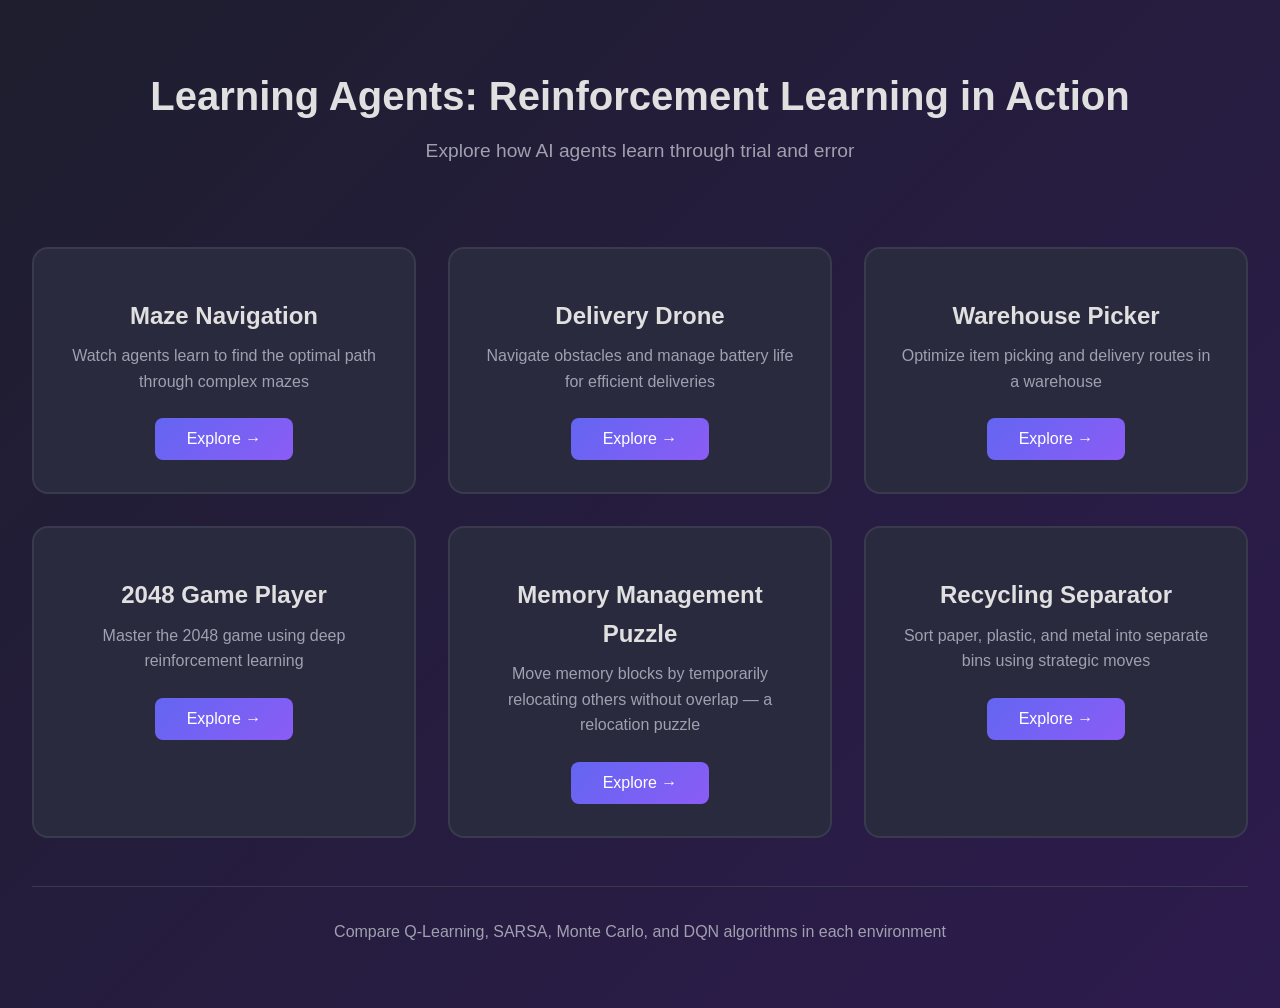
<file: index.html>
<!DOCTYPE html>
<html lang="en">
<head>
    <meta charset="UTF-8">
    <meta name="viewport" content="width=device-width, initial-scale=1.0">
    <title>Learning Agents: Reinforcement Learning in Action</title>
    <link rel="stylesheet" href="styles.css">
</head>
<body>
    <div class="container">
        <header>
            <h1> Learning Agents: Reinforcement Learning in Action</h1>
            <p class="subtitle">Explore how AI agents learn through trial and error</p>
        </header>

        <main class="grid-container">
            <div class="card" onclick="window.location.href='maze.html'">
                <div class="card-icon"></div>
                <h2>Maze Navigation</h2>
                <p>Watch agents learn to find the optimal path through complex mazes</p>
                <button class="explore-btn">Explore →</button>
            </div>

            <div class="card" onclick="window.location.href='drone.html'">
                <div class="card-icon"></div>
                <h2>Delivery Drone</h2>
                <p>Navigate obstacles and manage battery life for efficient deliveries</p>
                <button class="explore-btn">Explore →</button>
            </div>

            <div class="card" onclick="window.location.href='warehouse.html'">
                <div class="card-icon"></div>
                <h2>Warehouse Picker</h2>
                <p>Optimize item picking and delivery routes in a warehouse</p>
                <button class="explore-btn">Explore →</button>
            </div>

            <div class="card" onclick="window.location.href='game.html'">
                <div class="card-icon"></div>
                <h2>2048 Game Player</h2>
                <p>Master the 2048 game using deep reinforcement learning</p>
                <button class="explore-btn">Explore →</button>
            </div>

            <div class="card" onclick="window.location.href='memory.html'">
                <div class="card-icon"></div>
                <h2>Memory Management Puzzle</h2>
                <p>Move memory blocks by temporarily relocating others without overlap — a relocation puzzle</p>
                <button class="explore-btn">Explore →</button>
            </div>

            <div class="card" onclick="window.location.href='recycling.html'">
                <div class="card-icon"></div>
                <h2>Recycling Separator</h2>
                <p>Sort paper, plastic, and metal into separate bins using strategic moves</p>
                <button class="explore-btn">Explore →</button>
            </div>
        </main>

        <footer>
            <p>Compare Q-Learning, SARSA, Monte Carlo, and DQN algorithms in each environment</p>
        </footer>
    </div>
</body>
</html>
</file>
<file: styles.css>
:root {
    --primary-color: #6366f1;
    --secondary-color: #8b5cf6;
    --success-color: #10b981;
    --warning-color: #f59e0b;
    --danger-color: #ef4444;
    --dark-bg: #1e1e2e;
    --card-bg: #2a2a3e;
    --text-primary: #e0e0e0;
    --text-secondary: #a0a0b0;
    --border-color: #3a3a4e;
}

* {
    margin: 0;
    padding: 0;
    box-sizing: border-box;
}

body {
    font-family: 'Segoe UI', Tahoma, Geneva, Verdana, sans-serif;
    background: linear-gradient(135deg, #1e1e2e 0%, #2d1b4e 100%);
    color: var(--text-primary);
    min-height: 100vh;
    line-height: 1.6;
}

.container {
    max-width: 1400px;
    margin: 0 auto;
    padding: 2rem;
}

header {
    text-align: center;
    margin-bottom: 3rem;
    padding: 2rem 0;
}

header h1 {
    font-size: 2.5rem;
    margin-bottom: 0.5rem;
    color: #e0e0e0; /* Bright visible color */
}

.subtitle {
    font-size: 1.2rem;
    color: var(--text-secondary);
}

.grid-container {
    display: grid;
    grid-template-columns: repeat(auto-fit, minmax(300px, 1fr));
    gap: 2rem;
    margin-bottom: 3rem;
}

.card {
    background: var(--card-bg);
    border: 2px solid var(--border-color);
    border-radius: 16px;
    padding: 2rem;
    cursor: pointer;
    transition: all 0.3s ease;
    text-align: center;
}

.card:hover {
    transform: translateY(-8px);
    border-color: var(--primary-color);
    box-shadow: 0 12px 24px rgba(99, 102, 241, 0.3);
}

.card-icon {
    font-size: 4rem;
    margin-bottom: 1rem;
}

.card h2 {
    font-size: 1.5rem;
    margin-bottom: 0.5rem;
    color: var(--text-primary);
}

.card p {
    color: var(--text-secondary);
    margin-bottom: 1.5rem;
}

.explore-btn {
    background: linear-gradient(135deg, var(--primary-color) 0%, var(--secondary-color) 100%);
    color: white;
    border: none;
    padding: 0.75rem 2rem;
    border-radius: 8px;
    font-size: 1rem;
    cursor: pointer;
    transition: all 0.3s ease;
}

.explore-btn:hover {
    transform: scale(1.05);
    box-shadow: 0 4px 12px rgba(99, 102, 241, 0.5);
}

footer {
    text-align: center;
    padding: 2rem 0;
    color: var(--text-secondary);
    border-top: 1px solid var(--border-color);
}

/* Subpage Styles */
.subpage-container {
    max-width: 1600px;
    margin: 0 auto;
    padding: 2rem;
}

.back-btn {
    display: inline-flex;
    align-items: center;
    gap: 0.5rem;
    background: var(--card-bg);
    color: var(--text-primary);
    border: 2px solid var(--border-color);
    padding: 0.75rem 1.5rem;
    border-radius: 8px;
    text-decoration: none;
    margin-bottom: 2rem;
    transition: all 0.3s ease;
}

.back-btn:hover {
    border-color: var(--primary-color);
    transform: translateX(-4px);
}

.content-wrapper {
    display: grid;
    grid-template-columns: 1fr 400px;
    gap: 2rem;
    margin-bottom: 2rem;
}

.main-content {
    background: var(--card-bg);
    border: 2px solid var(--border-color);
    border-radius: 16px;
    padding: 2rem;
}

.sidebar {
    display: flex;
    flex-direction: column;
    gap: 1rem;
}

.info-panel {
    background: var(--card-bg);
    border: 2px solid var(--border-color);
    border-radius: 16px;
    padding: 1.5rem;
}

.info-panel h3 {
    margin-bottom: 1rem;
    color: var(--primary-color);
}

.canvas-container {
    background: #1a1a2e;
    border-radius: 8px;
    padding: 1rem;
    margin-bottom: 1rem;
    display: flex;
    justify-content: center;
    align-items: center;
}

#environment-canvas {
    border: 2px solid var(--border-color);
    border-radius: 4px;
}

.algorithm-tabs {
    display: flex;
    gap: 0.5rem;
    margin-bottom: 1.5rem;
    flex-wrap: wrap;
}

.tab-btn {
    flex: 1;
    min-width: 120px;
    padding: 0.75rem 1rem;
    background: var(--dark-bg);
    color: var(--text-secondary);
    border: 2px solid var(--border-color);
    border-radius: 8px;
    cursor: pointer;
    transition: all 0.3s ease;
    font-size: 0.9rem;
}

.tab-btn:hover {
    border-color: var(--primary-color);
}

.tab-btn.active {
    background: var(--primary-color);
    color: white;
    border-color: var(--primary-color);
}

.tab-content {
    display: none;
}

.tab-content.active {
    display: block;
}

.controls {
    display: flex;
    gap: 1rem;
    margin-bottom: 1.5rem;
    flex-wrap: wrap;
}

.control-btn {
    padding: 0.75rem 1.5rem;
    background: var(--primary-color);
    color: white;
    border: none;
    border-radius: 8px;
    cursor: pointer;
    transition: all 0.3s ease;
    font-size: 1rem;
}

.control-btn:hover {
    background: var(--secondary-color);
    transform: scale(1.05);
}

.control-btn:disabled {
    background: var(--border-color);
    cursor: not-allowed;
    transform: none;
}

.control-btn.reset {
    background: var(--warning-color);
}

.control-btn.stop {
    background: var(--danger-color);
}

.stats-grid {
    display: grid;
    grid-template-columns: repeat(2, 1fr);
    gap: 1rem;
    margin-top: 1rem;
}

.stat-item {
    background: var(--dark-bg);
    padding: 1rem;
    border-radius: 8px;
    border: 1px solid var(--border-color);
}

.stat-label {
    color: var(--text-secondary);
    font-size: 0.85rem;
    margin-bottom: 0.25rem;
}

.stat-value {
    font-size: 1.5rem;
    font-weight: bold;
    color: var(--primary-color);
}

.chart-container {
    background: var(--dark-bg);
    border-radius: 8px;
    padding: 1rem;
    margin-top: 1rem;
    height: 300px;
}

.algorithm-description {
    background: var(--dark-bg);
    padding: 1.5rem;
    border-radius: 8px;
    margin-top: 1rem;
    border-left: 4px solid var(--primary-color);
}

.algorithm-description h4 {
    color: var(--primary-color);
    margin-bottom: 0.5rem;
}

.slider-control {
    margin-bottom: 1rem;
}

.slider-control label {
    display: block;
    margin-bottom: 0.5rem;
    color: var(--text-secondary);
}

.slider-control input[type="range"] {
    width: 100%;
    height: 6px;
    border-radius: 3px;
    background: var(--dark-bg);
    outline: none;
}

.slider-control input[type="range"]::-webkit-slider-thumb {
    -webkit-appearance: none;
    appearance: none;
    width: 18px;
    height: 18px;
    border-radius: 50%;
    background: var(--primary-color);
    cursor: pointer;
}

.slider-control input[type="range"]::-moz-range-thumb {
    width: 18px;
    height: 18px;
    border-radius: 50%;
    background: var(--primary-color);
    cursor: pointer;
    border: none;
}

@media (max-width: 1200px) {
    .content-wrapper {
        grid-template-columns: 1fr;
    }
}

@media (max-width: 768px) {
    header h1 {
        font-size: 1.8rem;
    }

    .grid-container {
        grid-template-columns: 1fr;
    }

    .algorithm-tabs {
        flex-direction: column;
    }

    .tab-btn {
        min-width: 100%;
    }
}
</file>
